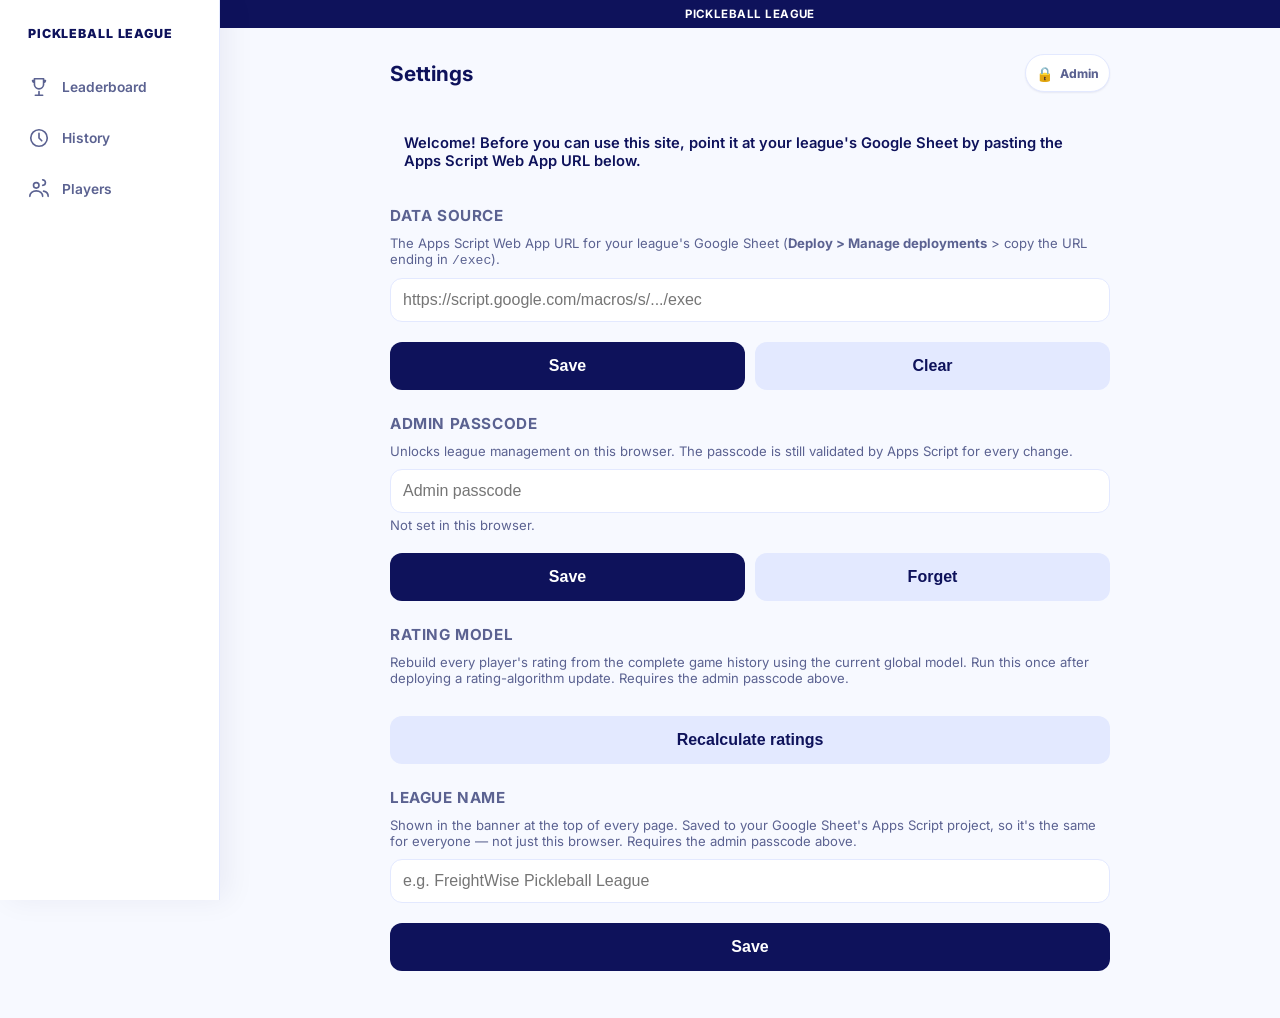
<file: index.html>
<!DOCTYPE html>
<html lang="en">
<head>
  <meta charset="UTF-8" />
  <meta name="viewport" content="width=device-width, initial-scale=1, maximum-scale=1" />
  <title>Pickleball Leaderboard</title>
  <link rel="preconnect" href="https://fonts.googleapis.com" />
  <link rel="preconnect" href="https://fonts.gstatic.com" crossorigin />
  <link rel="stylesheet" href="https://fonts.googleapis.com/css2?family=Inter:wght@200;400;500;700&display=swap" />
  <link rel="stylesheet" href="css/style.css" />
  <link rel="manifest" href="manifest.json" />
  <link rel="icon" href="icons/icon-192.png" />
  <link rel="apple-touch-icon" href="icons/apple-touch-icon.png" />
  <meta name="theme-color" content="#0E125B" />
  <meta name="mobile-web-app-capable" content="yes" />
  <meta name="apple-mobile-web-app-capable" content="yes" />
  <meta name="apple-mobile-web-app-status-bar-style" content="default" />
  <meta name="apple-mobile-web-app-title" content="Pickleball" />
</head>
<body class="leaderboard-page">
  <div class="league-banner" id="league-banner"></div>
  <header class="top-bar"><h1>Leaderboard</h1><button id="settings-btn" class="settings-link" title="Change data source">⚙</button></header>
  <main>
    <div id="loading" class="loading skeleton-host" role="status" aria-live="polite">
      <span class="visually-hidden">Loading…</span>
      <div class="skeleton-wrap" aria-hidden="true">
        <div class="sk-panel sk-row">
          <span class="sk sk-dot"></span>
          <span class="sk-stack"><span class="sk sk-line tall w-70"></span><span class="sk sk-line w-40"></span></span>
          <span class="sk sk-line tall"></span>
        </div>
        <div class="sk-panel sk-row">
          <span class="sk sk-dot"></span>
          <span class="sk-stack"><span class="sk sk-line tall w-70"></span><span class="sk sk-line w-40"></span></span>
          <span class="sk sk-line tall"></span>
        </div>
        <div class="sk-panel sk-row">
          <span class="sk sk-dot"></span>
          <span class="sk-stack"><span class="sk sk-line tall w-70"></span><span class="sk sk-line w-40"></span></span>
          <span class="sk sk-line tall"></span>
        </div>
        <div class="sk-panel sk-row">
          <span class="sk sk-dot"></span>
          <span class="sk-stack"><span class="sk sk-line tall w-70"></span><span class="sk sk-line w-40"></span></span>
          <span class="sk sk-line tall"></span>
        </div>
        <div class="sk-panel sk-row">
          <span class="sk sk-dot"></span>
          <span class="sk-stack"><span class="sk sk-line tall w-70"></span><span class="sk sk-line w-40"></span></span>
          <span class="sk sk-line tall"></span>
        </div>
        <div class="sk-panel sk-row">
          <span class="sk sk-dot"></span>
          <span class="sk-stack"><span class="sk sk-line tall w-70"></span><span class="sk sk-line w-40"></span></span>
          <span class="sk sk-line tall"></span>
        </div>
      </div>
    </div>
    <!-- Two views over the same data: the wide table on desktop, an expandable
         card per player on mobile. CSS picks one; #leaderboard-views gates both. -->
    <div id="leaderboard-views" hidden>
      <table id="leaderboard-table">
        <thead>
          <tr>
            <th>#</th>
            <th>Player</th>
            <th>Rating</th>
            <th>Record</th>
            <th class="numeric-column">Win %</th>
            <th>Confidence</th>
            <th class="numeric-column">Games</th>
            <th>Singles Record</th>
            <th>Doubles Record</th>
            <th>Recent Form</th>
          </tr>
        </thead>
        <tbody id="leaderboard-body"></tbody>
      </table>
      <div id="leaderboard-cards" class="player-card-list"></div>
    </div>
    <section id="calibration-section" class="calibration-section" style="display:none">
      <div class="section-heading-row">
        <div>
          <h2>Recommended Singles</h2>
          <p class="section-subtitle">The matches that would teach the rating model the most right now.</p>
        </div>
        <div class="confidence-pill" id="league-confidence"></div>
      </div>
      <div id="calibration-list" class="calibration-list"></div>
    </section>

    <button type="button" class="btn secondary" id="export-btn" style="display: none">Export CSV</button>
  </main>

  <nav class="tab-bar">
    <a href="index.html" class="active">
      <svg viewBox="0 0 24 24"><path d="M8 21h8M12 17v4M17 5h2a2 2 0 0 1-2 2M7 5H5a2 2 0 0 0 2 2M7 3h10v6a5 5 0 0 1-10 0V3Z" stroke-linecap="round" stroke-linejoin="round"/></svg>
      Leaderboard
    </a>
    <a href="log-game.html">
      <svg viewBox="0 0 24 24"><circle cx="12" cy="12" r="9"/><path d="M12 8v8M8 12h8" stroke-linecap="round"/></svg>
      Log Game
    </a>
    <a href="history.html">
      <svg viewBox="0 0 24 24"><circle cx="12" cy="12" r="9"/><path d="M12 7v5l3 3" stroke-linecap="round" stroke-linejoin="round"/></svg>
      History
    </a>
    <a href="players.html">
      <svg viewBox="0 0 24 24"><circle cx="9" cy="8" r="3"/><path d="M2 20c0-3.3 3-6 7-6s7 2.7 7 6M16 8a3 3 0 1 0 0-6M22 20c0-2.7-2-5-5-5.7" stroke-linecap="round" stroke-linejoin="round"/></svg>
      Players
    </a>
  </nav>

  <script src="js/config.js"></script>
  <script src="js/api.js"></script>
  <script src="js/admin.js"></script>
  <script src="js/csv.js"></script>
  <script src="js/leaderboard.js"></script>
</body>
</html>
</file>
<file: css/style.css>
* { box-sizing: border-box; }

:root {
  /* FreightWise brand palette — see brand-guidelines.md.
     Raw brand values first, then the app roles they fill, so a brand refresh
     is a one-line change here rather than a hunt through the stylesheet. */
  --midnight: #0E125B;
  --midnight-light: #1D2277;
  --moonlight: #F7F9FF;
  --skyway: #3158CF;
  --skyway-mid: #6C8CF7;
  --skyway-light: #B6C7FF;
  --skyway-mist: #E3E9FF;
  --momentum: #FE5500;
  --momentum-mid: #FE8C00;
  --horizon: #FCB92E;
  --sunrise: #FADE9F;
  --sunrise-haze: #F1EEE8;
  --status-red: #FE3700;
  --status-green: #009C5B;

  /* App roles. Midnight is the anchor; Skyway and Momentum are accents used
     deliberately (hierarchy, CTAs, highlights), not spread across surfaces. */
  --bg: var(--moonlight);
  --surface: #ffffff;
  --border: var(--skyway-mist);
  --text: var(--midnight);
  --text-muted: #5B6291;
  --accent: var(--midnight);
  --accent-soft: var(--skyway-mist);
  --link: var(--skyway);

  /* Momentum orange is the highlight fill; text on light backgrounds uses the
     deeper shade because #FE5500 only clears 3.2:1 on white. */
  --highlight: var(--momentum);
  --highlight-text: #B23C00;

  /* Status colors: the brand hexes are the fills/dots, the deeper shades carry
     text, keeping every label at or above 4.5:1. */
  --success: #007A47;
  --success-fill: var(--status-green);
  --success-bg: #E4F6EE;
  --success-border: #A7DCC5;
  --danger: #C42700;
  --danger-fill: var(--status-red);
  --danger-bg: #FFEDE7;

  --radius: 12px;
  --shadow-sm: 0 1px 2px rgba(14, 18, 91, 0.07);
  --shadow-md: 0 10px 30px rgba(14, 18, 91, 0.10);
}

body {
  margin: 0;
  font-family: 'Inter', Helvetica, -apple-system, BlinkMacSystemFont, 'Segoe UI', Roboto, sans-serif;
  font-size: 16px;
  background: var(--bg);
  color: var(--text);
  -webkit-font-smoothing: antialiased;
}

.league-banner {
  background: var(--accent);
  color: #fff;
  text-align: center;
  font-size: 0.72rem;
  font-weight: 700;
  letter-spacing: 0.04em;
  text-transform: uppercase;
  padding: 7px 12px;
}

header.top-bar {
  padding: 18px 20px 8px;
  max-width: 640px;
  margin: 0 auto;
}

.header-actions {
  display: flex;
  align-items: center;
  gap: 4px;
}

header.top-bar h1 {
  font-size: 1.3rem;
  font-weight: 700;
  margin: 0;
  letter-spacing: -0.01em;
}

header.top-bar {
  display: flex;
  align-items: center;
  justify-content: space-between;
}

.settings-link {
  background: none;
  border: none;
  font-size: 1.5rem;
  color: var(--text-muted);
  padding: 6px;
  line-height: 1;
}

.admin-mode-toggle {
  min-height: 38px;
  display: inline-flex;
  align-items: center;
  justify-content: center;
  gap: 6px;
  padding: 7px 10px;
  border: 1px solid var(--border);
  border-radius: 999px;
  background: var(--surface);
  color: var(--text-muted);
  font: inherit;
  font-size: 0.76rem;
  font-weight: 750;
  box-shadow: var(--shadow-sm);
}

.admin-mode-toggle.unlocked {
  background: var(--success-bg);
  border-color: var(--success-border);
  color: var(--success);
}

.admin-lock-icon { font-size: 0.88rem; }

body:not(.admin-unlocked) .admin-only,
body:not(.admin-unlocked) .admin-only-section,
body:not(.admin-unlocked) .admin-nav-item,
body:not(.admin-unlocked) .admin-settings-link {
  display: none !important;
}

body.admin-unlocked .locked-only { display: none !important; }

.admin-required-card {
  padding: 26px 20px;
  border: 1px solid var(--border);
  border-radius: 18px;
  background: var(--surface);
  text-align: center;
  box-shadow: var(--shadow-sm);
}

.admin-required-card h2 {
  margin: 8px 0 6px;
  color: var(--text);
  text-transform: none;
  letter-spacing: 0;
  font-size: 1.08rem;
}

.admin-required-card p {
  margin: 0 auto;
  max-width: 330px;
  color: var(--text-muted);
  font-size: 0.88rem;
  line-height: 1.45;
}

.admin-required-card .btn { max-width: 280px; }
.admin-required-icon { font-size: 1.5rem; }

main {
  max-width: 640px;
  margin: 0 auto;
  padding: 8px 20px 100px;
}

h2 {
  font-size: 0.95rem;
  font-weight: 700;
  color: var(--text-muted);
  text-transform: uppercase;
  letter-spacing: 0.04em;
  margin: 24px 0 10px;
}

/* Bottom tab bar */
nav.tab-bar {
  position: fixed;
  bottom: 0;
  left: 0;
  right: 0;
  display: flex;
  background: var(--surface);
  border-top: 1px solid var(--border);
  padding: 6px env(safe-area-inset-right) calc(6px + env(safe-area-inset-bottom)) env(safe-area-inset-left);
  z-index: 10;
}

nav.tab-bar a {
  flex: 1;
  display: flex;
  flex-direction: column;
  align-items: center;
  gap: 3px;
  padding: 8px 4px 6px;
  text-decoration: none;
  color: var(--text-muted);
  font-size: 0.72rem;
  font-weight: 600;
}

nav.tab-bar a svg {
  width: 22px;
  height: 22px;
  stroke: var(--text-muted);
  fill: none;
  stroke-width: 1.8;
}

nav.tab-bar a.active {
  color: var(--accent);
}

nav.tab-bar a.active svg {
  stroke: var(--accent);
}

table {
  width: 100%;
  border-collapse: collapse;
  background: var(--surface);
  border-radius: var(--radius);
  overflow: hidden;
  border: 1px solid var(--border);
  box-shadow: var(--shadow-sm);
}

.numeric-column,
.record-column {
  white-space: nowrap;
}

.provisional-badge {
  margin-left: 6px;
  vertical-align: 1px;
}

th, td {
  text-align: left;
  padding: 12px 10px;
  border-bottom: 1px solid var(--border);
}

th {
  background: var(--accent-soft);
  font-size: 0.72rem;
  text-transform: uppercase;
  letter-spacing: 0.04em;
  color: var(--text-muted);
  font-weight: 700;
}

tr:last-child td { border-bottom: none; }

td.rank {
  font-weight: 700;
  color: var(--text-muted);
  width: 28px;
}

tr.rank-1 td.rank { color: var(--highlight-text); }

.streak-badge {
  margin-left: 6px;
  font-size: 0.78rem;
  font-weight: 700;
  white-space: nowrap;
}

.streak-badge.win { color: var(--highlight-text); }
.streak-badge.loss { color: var(--text-muted); }

.form-dots {
  display: flex;
  gap: 3px;
  margin-top: 4px;
}

.form-dot {
  width: 7px;
  height: 7px;
  border-radius: 50%;
  background: var(--border);
}

.form-dot.win { background: var(--success-fill); }
.form-dot.loss { background: var(--danger-fill); }

label {
  display: block;
  font-weight: 600;
  font-size: 0.9rem;
  color: var(--text-muted);
  margin: 16px 0 6px;
}

/* `password` is used by the Settings passcode field and the Admin Mode
   unlock modal; without it they fell back to an unstyled browser input,
   and the 16px below is what stops iOS Safari zooming the page on focus.
   `date` is listed for any future date field — no page uses one today. */
select, input[type="text"], input[type="number"], input[type="date"], input[type="password"] {
  width: 100%;
  padding: 12px;
  font-size: 16px;
  border: 1px solid var(--border);
  border-radius: var(--radius);
  background: var(--surface);
  color: var(--text);
}

select:focus, input:focus {
  outline: none;
  border-color: var(--accent);
}

.toggle-group {
  display: flex;
  gap: 8px;
  margin: 8px 0 16px;
  background: var(--accent-soft);
  padding: 4px;
  border-radius: var(--radius);
}

.toggle-group button {
  flex: 1;
  padding: 10px;
  font-size: 0.95rem;
  font-weight: 600;
  border: none;
  background: transparent;
  color: var(--text-muted);
  border-radius: 8px;
}

.toggle-group button.active {
  background: var(--surface);
  color: var(--text);
  box-shadow: 0 1px 2px rgba(14, 18, 91, 0.09);
}

button.primary, .btn {
  width: 100%;
  padding: 15px;
  font-size: 1rem;
  font-weight: 700;
  color: #fff;
  background: var(--accent);
  border: none;
  border-radius: var(--radius);
  margin-top: 20px;
}

button, .btn { cursor: pointer; }

button.primary:active, .btn:active {
  opacity: 0.85;
}

button.primary:disabled, .btn:disabled {
  opacity: 0.6;
}

button.small {
  padding: 7px 12px;
  font-size: 0.82rem;
  font-weight: 600;
  background: var(--accent-soft);
  color: var(--accent);
  border: none;
  border-radius: 8px;
}

.score-row {
  display: flex;
  gap: 12px;
  align-items: center;
}

.score-row > div { flex: 1; }

.preset-row {
  display: flex;
  gap: 6px;
  margin-top: 8px;
}

.preset-btn {
  flex: 1;
  padding: 9px 0;
  font-size: 0.9rem;
  font-weight: 600;
  border: 1px solid var(--border);
  background: var(--surface);
  color: var(--text-muted);
  border-radius: 8px;
}

.preset-btn.active {
  background: var(--accent);
  color: #fff;
  border-color: var(--accent);
}

.field-help {
  font-size: 0.82rem;
  color: var(--text-muted);
  margin: 4px 0 10px;
}

.button-row {
  display: flex;
  gap: 10px;
  margin-top: 20px;
}

.button-row .btn {
  margin-top: 0;
  flex: 1;
}

a.btn {
  display: block;
  text-align: center;
  text-decoration: none;
  box-sizing: border-box;
}

#continue-row {
  margin-top: 14px;
}

.status {
  margin-top: 14px;
  padding: 12px 14px;
  border-radius: var(--radius);
  font-weight: 600;
  font-size: 0.92rem;
}

.status.success { background: var(--success-bg); color: var(--success); }
.status.error { background: var(--danger-bg); color: var(--danger); }

.delta-pos { color: var(--success); font-weight: 700; }
.delta-neg { color: var(--danger); font-weight: 700; }

.loading, .empty-state {
  color: var(--text-muted);
  padding: 24px 0;
  text-align: center;
  font-size: 0.92rem;
}

/* Loading skeletons
   Each page's #loading div holds a silhouette of the content that's about to
   land, so the first paint has the right shape and nothing jumps when real
   data replaces it. The page scripts already hide #loading on success and
   overwrite its textContent on error, so both paths clear the skeleton with
   no extra JS. `.skeleton-host` just strips the centred-text look .loading
   otherwise applies; an error swaps className outright and gets it back. */
.skeleton-host {
  padding: 0;
  text-align: left;
}

.visually-hidden {
  position: absolute;
  width: 1px;
  height: 1px;
  margin: -1px;
  padding: 0;
  overflow: hidden;
  clip: rect(0 0 0 0);
  clip-path: inset(50%);
  white-space: nowrap;
  border: 0;
}

.skeleton-wrap {
  display: flex;
  flex-direction: column;
  gap: 8px;
}

.sk {
  position: relative;
  overflow: hidden;
  border-radius: 6px;
  background: var(--accent-soft);
}

/* The sweep is a pseudo-element so it can't be mistaken for content by a
   screen reader, and so the block keeps its own background underneath. */
.sk::after {
  content: '';
  position: absolute;
  inset: 0;
  transform: translateX(-100%);
  background: linear-gradient(90deg, transparent, rgba(255, 255, 255, 0.7), transparent);
  animation: sk-sweep 1.35s ease-in-out infinite;
}

@keyframes sk-sweep {
  100% { transform: translateX(100%); }
}

/* Motion is decoration here — the layout already communicates "loading". */
@media (prefers-reduced-motion: reduce) {
  .sk::after { animation: none; }
}

.sk-line { height: 11px; }
.sk-line.tall { height: 15px; }
.sk-line.w-40 { width: 40%; }
.sk-line.w-55 { width: 55%; }
.sk-line.w-70 { width: 70%; }
.sk-dot {
  width: 20px;
  height: 20px;
  border-radius: 50%;
  flex: 0 0 auto;
}

.sk-panel {
  background: var(--surface);
  border: 1px solid var(--border);
  border-radius: var(--radius);
  box-shadow: var(--shadow-sm);
}

/* Leaderboard row/card silhouette: rank, name stack, rating. */
.sk-row {
  display: grid;
  grid-template-columns: 20px 1fr 46px;
  align-items: center;
  gap: 11px;
  padding: 14px 12px;
}

.sk-row .sk-stack {
  display: flex;
  flex-direction: column;
  gap: 6px;
  min-width: 0;
}

/* History / player game-log card silhouette: meta line, then two side rows. */
.sk-game {
  padding: 12px 14px;
}

.sk-game .sk-meta {
  display: flex;
  justify-content: space-between;
  gap: 12px;
  margin-bottom: 10px;
}

.sk-game .sk-side {
  display: flex;
  align-items: center;
  justify-content: space-between;
  gap: 12px;
  padding: 5px 0;
}

.sk-game .sk-side .sk-line:first-child { flex: 1; }
.sk-game .sk-side .sk-line:last-child { width: 26px; flex: 0 0 auto; }

/* Player profile: the four stat tiles, then the chart card. */
.sk-tiles {
  display: grid;
  grid-template-columns: repeat(4, 1fr);
  gap: 8px;
}

.sk-tile {
  display: flex;
  flex-direction: column;
  align-items: center;
  gap: 7px;
  padding: 16px 6px;
}

.sk-tile .sk-line:first-child { width: 60%; height: 15px; }
.sk-tile .sk-line:last-child { width: 80%; height: 8px; }

.sk-chart {
  height: 150px;
  margin: 0;
}

.player-link {
  color: inherit;
  text-decoration: underline;
  text-decoration-style: dotted;
  text-decoration-color: var(--skyway-light);
  text-underline-offset: 3px;
}

.stat-grid {
  display: grid;
  grid-template-columns: repeat(4, 1fr);
  gap: 8px;
  margin: 12px 0 20px;
}

.stat-tile {
  background: var(--surface);
  border: 1px solid var(--border);
  border-radius: var(--radius);
  padding: 12px 6px;
  text-align: center;
}

.stat-tile .value {
  font-size: 1.25rem;
  font-weight: 700;
  color: var(--accent);
}

.stat-tile .label {
  font-size: 0.65rem;
  text-transform: uppercase;
  letter-spacing: 0.03em;
  color: var(--text-muted);
  margin-top: 2px;
}

.chart-card {
  background: var(--surface);
  border: 1px solid var(--border);
  border-radius: var(--radius);
  padding: 16px 12px 6px;
  margin: 12px 0 20px;
  box-shadow: var(--shadow-sm);
}

.elo-chart-wrap {
  position: relative;
}

#elo-chart {
  display: block;
  width: 100%;
  height: auto;
  overflow: visible;
}

.elo-chart-wrap .crosshair,
.elo-chart-wrap .hover-dot {
  opacity: 0;
  transition: opacity 0.1s ease;
  pointer-events: none;
}

.elo-tooltip {
  position: absolute;
  pointer-events: none;
  background: var(--accent);
  color: #fff;
  padding: 6px 10px;
  border-radius: 8px;
  transform: translate(-50%, -100%) translateY(-8px);
  white-space: nowrap;
  box-shadow: 0 3px 8px rgba(14, 18, 91, 0.28);
  z-index: 5;
}

.elo-tooltip-value {
  font-weight: 700;
  font-size: 0.9rem;
}

.elo-tooltip-date {
  color: rgba(255, 255, 255, 0.75);
  font-size: 0.68rem;
  margin-top: 1px;
}

#player-filter {
  margin-bottom: 16px;
}

.game-card {
  background: var(--surface);
  border: 1px solid var(--border);
  border-radius: var(--radius);
  padding: 12px 14px;
  margin-bottom: 10px;
}

.game-meta {
  display: flex;
  justify-content: space-between;
  align-items: center;
  font-size: 0.72rem;
  color: var(--text-muted);
  margin-bottom: 8px;
}

.game-meta .meta-left {
  display: flex;
  align-items: center;
  gap: 8px;
}

.card-actions {
  display: flex;
  gap: 2px;
}

.icon-btn {
  background: none;
  border: none;
  font-size: 0.95rem;
  line-height: 1;
  padding: 4px 6px;
}

.edit-actions {
  display: flex;
  gap: 10px;
  margin-top: 20px;
}

.edit-actions .btn {
  margin-top: 0;
  flex: 1;
}

.btn.secondary {
  background: var(--accent-soft);
  color: var(--accent);
}

.badge {
  background: var(--accent-soft);
  color: var(--accent);
  padding: 1px 8px;
  border-radius: 999px;
  font-weight: 700;
  text-transform: uppercase;
  letter-spacing: 0.03em;
}

.game-row {
  display: flex;
  align-items: center;
  gap: 8px;
  padding: 3px 0;
}

.game-row .side-names {
  flex: 1;
  font-size: 0.95rem;
}

.game-row .side-score {
  font-weight: 700;
  width: 24px;
  text-align: right;
}

.game-row .side-delta {
  width: 40px;
  text-align: right;
  font-size: 0.85rem;
}

.game-row.winner .side-names,
.game-row.winner .side-score {
  font-weight: 700;
  color: var(--text);
}

.game-row.loser .side-names,
.game-row.loser .side-score {
  color: var(--text-muted);
}

.trophy {
  margin-right: 4px;
}

/* The player whose page you're on — bold, unlinked, since the link would
   point at the page you're already reading. */
.game-row .side-names .self {
  font-weight: 700;
}

/* Running rating after the game — player-page only; History has no single
   player to anchor it to. */
.rating-after {
  font-variant-numeric: tabular-nums;
  font-weight: 700;
  color: var(--text-muted);
  white-space: nowrap;
}

.modal-overlay {
  display: none;
  position: fixed;
  inset: 0;
  background: rgba(14, 18, 91, 0.45);
  align-items: center;
  justify-content: center;
  z-index: 100;
  padding: 20px;
}

.modal-card {
  background: var(--surface);
  border-radius: var(--radius);
  padding: 20px;
  width: 100%;
  max-width: 340px;
  box-shadow: var(--shadow-md);
}

.modal-card h2 {
  margin: 4px 0 6px;
  color: var(--text);
  text-transform: none;
  letter-spacing: 0;
  font-size: 1.18rem;
}

.modal-kicker,
.post-game-kicker {
  color: var(--success);
  font-size: 0.68rem;
  font-weight: 800;
  letter-spacing: 0.06em;
  text-transform: uppercase;
}

.modal-actions {
  display: flex;
  gap: 10px;
  margin-top: 16px;
}

.modal-actions .btn {
  margin-top: 0;
  flex: 1;
}


/* Rating confidence + calibration recommendations */
.provisional-badge {
  display: inline-flex;
  align-items: center;
  padding: 2px 6px;
  border-radius: 999px;
  background: var(--accent-soft);
  color: var(--accent);
  font-size: 0.58rem;
  font-weight: 800;
  letter-spacing: 0.05em;
}
.provisional-row { opacity: 0.82; }
.section-heading-row {
  display: flex;
  align-items: flex-end;
  justify-content: space-between;
  gap: 12px;
  margin-top: 26px;
}
.section-heading-row h2 { margin: 0 0 3px; }
.section-subtitle {
  margin: 0;
  color: var(--text-muted);
  font-size: 0.78rem;
  line-height: 1.35;
}
.confidence-pill {
  flex: 0 0 auto;
  border: 1px solid var(--border);
  background: var(--surface);
  border-radius: 999px;
  padding: 6px 9px;
  font-size: 0.68rem;
  font-weight: 700;
  color: var(--text-muted);
}
.calibration-list {
  display: grid;
  gap: 8px;
  margin-top: 10px;
}
.calibration-card {
  display: grid;
  grid-template-columns: 28px 1fr auto;
  align-items: center;
  gap: 10px;
  padding: 12px;
  border: 1px solid var(--border);
  background: var(--surface);
  border-radius: var(--radius);
  text-decoration: none;
  color: var(--text);
}
.calibration-card:active { transform: scale(0.995); }
.calibration-rank {
  width: 26px;
  height: 26px;
  display: grid;
  place-items: center;
  border-radius: 50%;
  background: var(--accent-soft);
  color: var(--accent);
  font-weight: 800;
  font-size: 0.75rem;
}
.calibration-match { font-weight: 750; font-size: 0.92rem; }
.calibration-match span { color: var(--text-muted); font-weight: 500; font-size: 0.72rem; margin: 0 3px; }
.calibration-reason, .calibration-odds { color: var(--text-muted); font-size: 0.72rem; margin-top: 3px; }
.calibration-priority { font-size: 0.66rem; font-weight: 750; color: var(--accent); text-align: right; max-width: 72px; }

/* Player profile summary */
.profile-breakdown {
  display: grid;
  grid-template-columns: repeat(3, 1fr);
  gap: 8px;
  margin: -8px 0 22px;
}

.breakdown-card {
  display: flex;
  flex-direction: column;
  gap: 3px;
  padding: 11px 10px;
  border: 1px solid var(--border);
  border-radius: var(--radius);
  background: var(--surface);
  box-shadow: var(--shadow-sm);
}

.breakdown-card strong { font-size: 1rem; }
.breakdown-label { color: var(--text-muted); font-size: 0.66rem; font-weight: 700; text-transform: uppercase; letter-spacing: 0.035em; }

/* Fast post-game loop */
.post-game-panel {
  margin-top: 14px;
  padding: 15px;
  border: 1px solid var(--success-border);
  border-radius: 16px;
  background: var(--success-bg);
}

.post-game-summary {
  margin-top: 4px;
  font-weight: 750;
  line-height: 1.4;
}

.post-game-actions {
  display: grid;
  grid-template-columns: repeat(4, 1fr);
  gap: 7px;
  margin-top: 13px;
}

.quick-action {
  min-height: 58px;
  display: flex;
  flex-direction: column;
  align-items: center;
  justify-content: center;
  gap: 3px;
  padding: 7px 3px;
  border: 1px solid var(--success-border);
  border-radius: 10px;
  background: rgba(255, 255, 255, 0.8);
  color: var(--text);
  font: inherit;
  font-size: 0.67rem;
  font-weight: 700;
}

.quick-action span { font-size: 1.08rem; }
.quick-action.danger-action { color: var(--danger); }

#log-game-form .score-row input {
  min-height: 58px;
  text-align: center;
  font-size: 1.35rem;
  font-weight: 750;
}

/* Leaderboard: mobile player cards
   The wide table and this card list are two views of the same rows. Below the
   900px breakpoint the table is hidden entirely and the cards take over, so
   nothing gets truncated away on a phone — the six columns the table drops are
   folded into each card's expandable panel instead. */
.confidence-meter {
  display: block;
  width: 100%;
  height: 5px;
  overflow: hidden;
  border-radius: 999px;
  background: var(--border);
}

.confidence-meter > span {
  display: block;
  height: 100%;
  border-radius: inherit;
  background: var(--accent);
}

#leaderboard-table { display: none; }

.player-card-list {
  display: flex;
  flex-direction: column;
  gap: 8px;
}

.player-card {
  background: var(--surface);
  border: 1px solid var(--border);
  border-radius: var(--radius);
  box-shadow: var(--shadow-sm);
}

.player-card.rank-1 { border-color: var(--skyway-light); }

.pc-head {
  display: grid;
  grid-template-columns: 26px 1fr auto 16px;
  align-items: center;
  gap: 10px;
  padding: 11px 12px;
  cursor: pointer;
  list-style: none;
  -webkit-tap-highlight-color: transparent;
}

/* Suppress the native disclosure triangle; .pc-chevron replaces it. */
.pc-head::-webkit-details-marker { display: none; }
.pc-head::marker { content: ''; }

.pc-rank {
  font-size: 0.95rem;
  font-weight: 700;
  color: var(--text-muted);
  text-align: center;
}

.player-card.rank-1 .pc-rank { color: var(--highlight-text); }

.pc-identity { min-width: 0; }

.pc-name {
  display: block;
  font-size: 0.98rem;
  font-weight: 700;
  line-height: 1.25;
}

.pc-line {
  display: flex;
  align-items: center;
  gap: 6px;
  margin-top: 3px;
  font-size: 0.76rem;
  color: var(--text-muted);
}

.pc-record { font-weight: 700; color: var(--text); }
.pc-sep { color: var(--border); }
.pc-form { margin-top: 0; margin-left: 2px; }

.pc-rating {
  display: flex;
  flex-direction: column;
  align-items: flex-end;
  line-height: 1.05;
}

.pc-rating-value {
  font-size: 1.32rem;
  font-weight: 800;
  letter-spacing: -0.02em;
  color: var(--accent);
}

.pc-rating-label {
  font-size: 0.56rem;
  font-weight: 700;
  letter-spacing: 0.07em;
  text-transform: uppercase;
  color: var(--text-muted);
  margin-top: 2px;
}

.pc-chevron {
  width: 16px;
  height: 16px;
  color: var(--text-muted);
  transition: transform 0.15s ease;
}

.player-card[open] .pc-chevron { transform: rotate(180deg); }

.pc-body {
  padding: 2px 12px 12px;
  border-top: 1px solid var(--border);
  margin-top: -1px;
}

.pc-stats {
  display: grid;
  grid-template-columns: repeat(3, 1fr);
  gap: 8px;
  margin-top: 12px;
}

.pc-stat {
  background: var(--bg);
  border-radius: 9px;
  padding: 8px 6px;
  text-align: center;
}

.pc-stat-label {
  display: block;
  font-size: 0.58rem;
  font-weight: 700;
  letter-spacing: 0.05em;
  text-transform: uppercase;
  color: var(--text-muted);
}

.pc-stat-value {
  display: block;
  font-size: 0.98rem;
  font-weight: 700;
  margin-top: 2px;
}

.pc-confidence {
  display: grid;
  grid-template-columns: auto 1fr auto;
  align-items: center;
  gap: 9px;
  margin-top: 11px;
}

.pc-confidence-value {
  font-size: 0.76rem;
  font-weight: 700;
  color: var(--text-muted);
}

.pc-profile {
  display: block;
  margin-top: 12px;
  padding: 9px;
  border-radius: 9px;
  background: var(--accent-soft);
  color: var(--accent);
  font-size: 0.82rem;
  font-weight: 700;
  text-align: center;
  text-decoration: none;
}

@media (prefers-reduced-motion: reduce) {
  .pc-chevron { transition: none; }
}

@media (min-width: 900px) {
  body { padding-left: 220px; }

  nav.tab-bar {
    top: 0;
    bottom: 0;
    left: 0;
    right: auto;
    width: 220px;
    padding: 22px 14px;
    flex-direction: column;
    align-items: stretch;
    gap: 5px;
    border-top: none;
    border-right: 1px solid var(--border);
    box-shadow: 8px 0 28px rgba(14, 18, 91, 0.06);
  }

  nav.tab-bar::before {
    content: 'Pickleball League';
    display: block;
    padding: 4px 14px 18px;
    color: var(--accent);
    font-size: 0.78rem;
    font-weight: 850;
    letter-spacing: 0.07em;
    text-transform: uppercase;
  }

  nav.tab-bar a {
    flex: 0 0 auto;
    flex-direction: row;
    justify-content: flex-start;
    gap: 12px;
    padding: 12px 14px;
    border-radius: 10px;
    font-size: 0.86rem;
  }

  nav.tab-bar a.active { background: var(--accent-soft); }

  header.top-bar,
  main {
    max-width: 760px;
  }

  header.top-bar { padding-top: 26px; }
  main { padding-bottom: 48px; }

  .admin-lock-label { display: inline; }

  body.leaderboard-page header.top-bar,
  body.leaderboard-page main {
    max-width: 1180px;
  }

  body.leaderboard-page main {
    padding-left: 28px;
    padding-right: 28px;
  }

  #leaderboard-table { display: table; }
  #leaderboard-cards { display: none; }

  body.leaderboard-page #leaderboard-table th,
  body.leaderboard-page #leaderboard-table td {
    padding: 13px 12px;
    vertical-align: middle;
  }

  body.leaderboard-page #leaderboard-table .player-column {
    min-width: 170px;
  }

  .confidence-cell {
    display: grid;
    grid-template-columns: 34px 58px;
    align-items: center;
    gap: 7px;
    color: var(--text-muted);
    font-size: 0.78rem;
    font-weight: 700;
    white-space: nowrap;
  }

  .confidence-meter { width: 58px; }

  .desktop-form {
    margin-top: 0;
    min-width: 47px;
  }

  .desktop-form .form-dot {
    width: 8px;
    height: 8px;
  }

  body.leaderboard-page .calibration-list {
    grid-template-columns: repeat(3, minmax(0, 1fr));
  }

  body.leaderboard-page .calibration-card {
    grid-template-columns: 28px 1fr;
    align-items: start;
  }

  body.leaderboard-page .calibration-priority {
    grid-column: 2;
    max-width: none;
    text-align: left;
  }
}

/* Log Game: tap-to-select player picker
   Replaced four native <select>s. On a phone each of those opened an OS picker
   wheel, so a doubles lineup cost four separate modal interactions; here it's
   four taps against a roster already sorted most-recently-played-first. */
.team-slots {
  display: grid;
  grid-template-columns: 1fr auto 1fr;
  align-items: start;
  gap: 10px;
  margin: 16px 0 6px;
  padding: 12px;
  border: 1px solid var(--border);
  border-radius: var(--radius);
  background: var(--surface);
  box-shadow: var(--shadow-sm);
}

.team-slot { min-width: 0; }

.team-slot-label {
  display: block;
  font-size: 0.6rem;
  font-weight: 800;
  letter-spacing: 0.06em;
  text-transform: uppercase;
  color: var(--text-muted);
  margin-bottom: 6px;
}

.team-slot-vs {
  align-self: center;
  padding-top: 14px;
  font-size: 0.7rem;
  font-weight: 700;
  color: var(--text-muted);
}

.slot-names {
  display: flex;
  flex-direction: column;
  gap: 5px;
}

.slot-name {
  display: flex;
  align-items: center;
  justify-content: space-between;
  gap: 6px;
  width: 100%;
  min-height: 34px;
  padding: 6px 9px;
  border-radius: 8px;
  font: inherit;
  font-size: 0.84rem;
  font-weight: 700;
  text-align: left;
}

.slot-name.filled {
  border: 1px solid var(--skyway-light);
  background: var(--accent-soft);
  color: var(--accent);
}

.slot-name.empty {
  border: 1px dashed var(--border);
  background: transparent;
  color: var(--text-muted);
  font-weight: 500;
}

.slot-remove { color: var(--text-muted); font-weight: 700; }

.picker-heading {
  display: flex;
  align-items: center;
  justify-content: space-between;
  gap: 10px;
  margin: 14px 0 8px;
}

.picker-hint {
  font-size: 0.78rem;
  font-weight: 700;
  color: var(--text-muted);
}

.picker-clear {
  padding: 5px 11px;
  border: 1px solid var(--border);
  border-radius: 999px;
  background: var(--surface);
  color: var(--text-muted);
  font: inherit;
  font-size: 0.74rem;
  font-weight: 700;
}

.picker-clear:disabled { opacity: 0.45; }

.player-grid {
  display: grid;
  grid-template-columns: repeat(2, minmax(0, 1fr));
  gap: 7px;
}

.player-chip {
  display: grid;
  grid-template-columns: 18px 1fr auto;
  align-items: center;
  gap: 7px;
  /* 44px keeps every chip at the iOS minimum tap target. */
  min-height: 44px;
  padding: 8px 10px;
  border: 1px solid var(--border);
  border-radius: 10px;
  background: var(--surface);
  color: var(--text);
  font: inherit;
  text-align: left;
  -webkit-tap-highlight-color: transparent;
}

.player-chip.picked {
  border-color: var(--accent);
  background: var(--accent-soft);
}

.player-chip.is-disabled { opacity: 0.4; }

.chip-slot {
  display: flex;
  align-items: center;
  justify-content: center;
  width: 18px;
  height: 18px;
  border-radius: 50%;
  font-size: 0.64rem;
  font-weight: 800;
}

.player-chip.picked .chip-slot {
  background: var(--accent);
  color: #fff;
}

.chip-name {
  font-size: 0.84rem;
  font-weight: 650;
  line-height: 1.2;
  overflow-wrap: anywhere;
}

.player-chip.picked .chip-name { color: var(--accent); }

.chip-elo {
  font-size: 0.68rem;
  font-weight: 700;
  color: var(--text-muted);
}

@media (min-width: 640px) {
  .player-grid { grid-template-columns: repeat(3, minmax(0, 1fr)); }
}

/* Doubles team balancer */
.balance-panel { margin: -4px 0 8px; }
.balance-panel .btn { width: 100%; }
.balance-result {
  margin-top: 8px;
  padding: 11px 12px;
  border: 1px solid var(--border);
  border-radius: var(--radius);
  background: var(--surface);
  font-size: 0.86rem;
  line-height: 1.45;
}
.balance-result > span { color: var(--text-muted); font-size: 0.76rem; }
.handicap-note {
  margin-top: 8px;
  padding-top: 8px;
  border-top: 1px solid var(--border);
  color: var(--text-muted);
  font-size: 0.74rem;
}

@media (max-width: 480px) {
  .section-heading-row { align-items: flex-start; flex-direction: column; }
  .calibration-card { grid-template-columns: 28px 1fr; }
  .calibration-priority { grid-column: 2; text-align: left; max-width: none; margin-top: -4px; }
}
</file>
